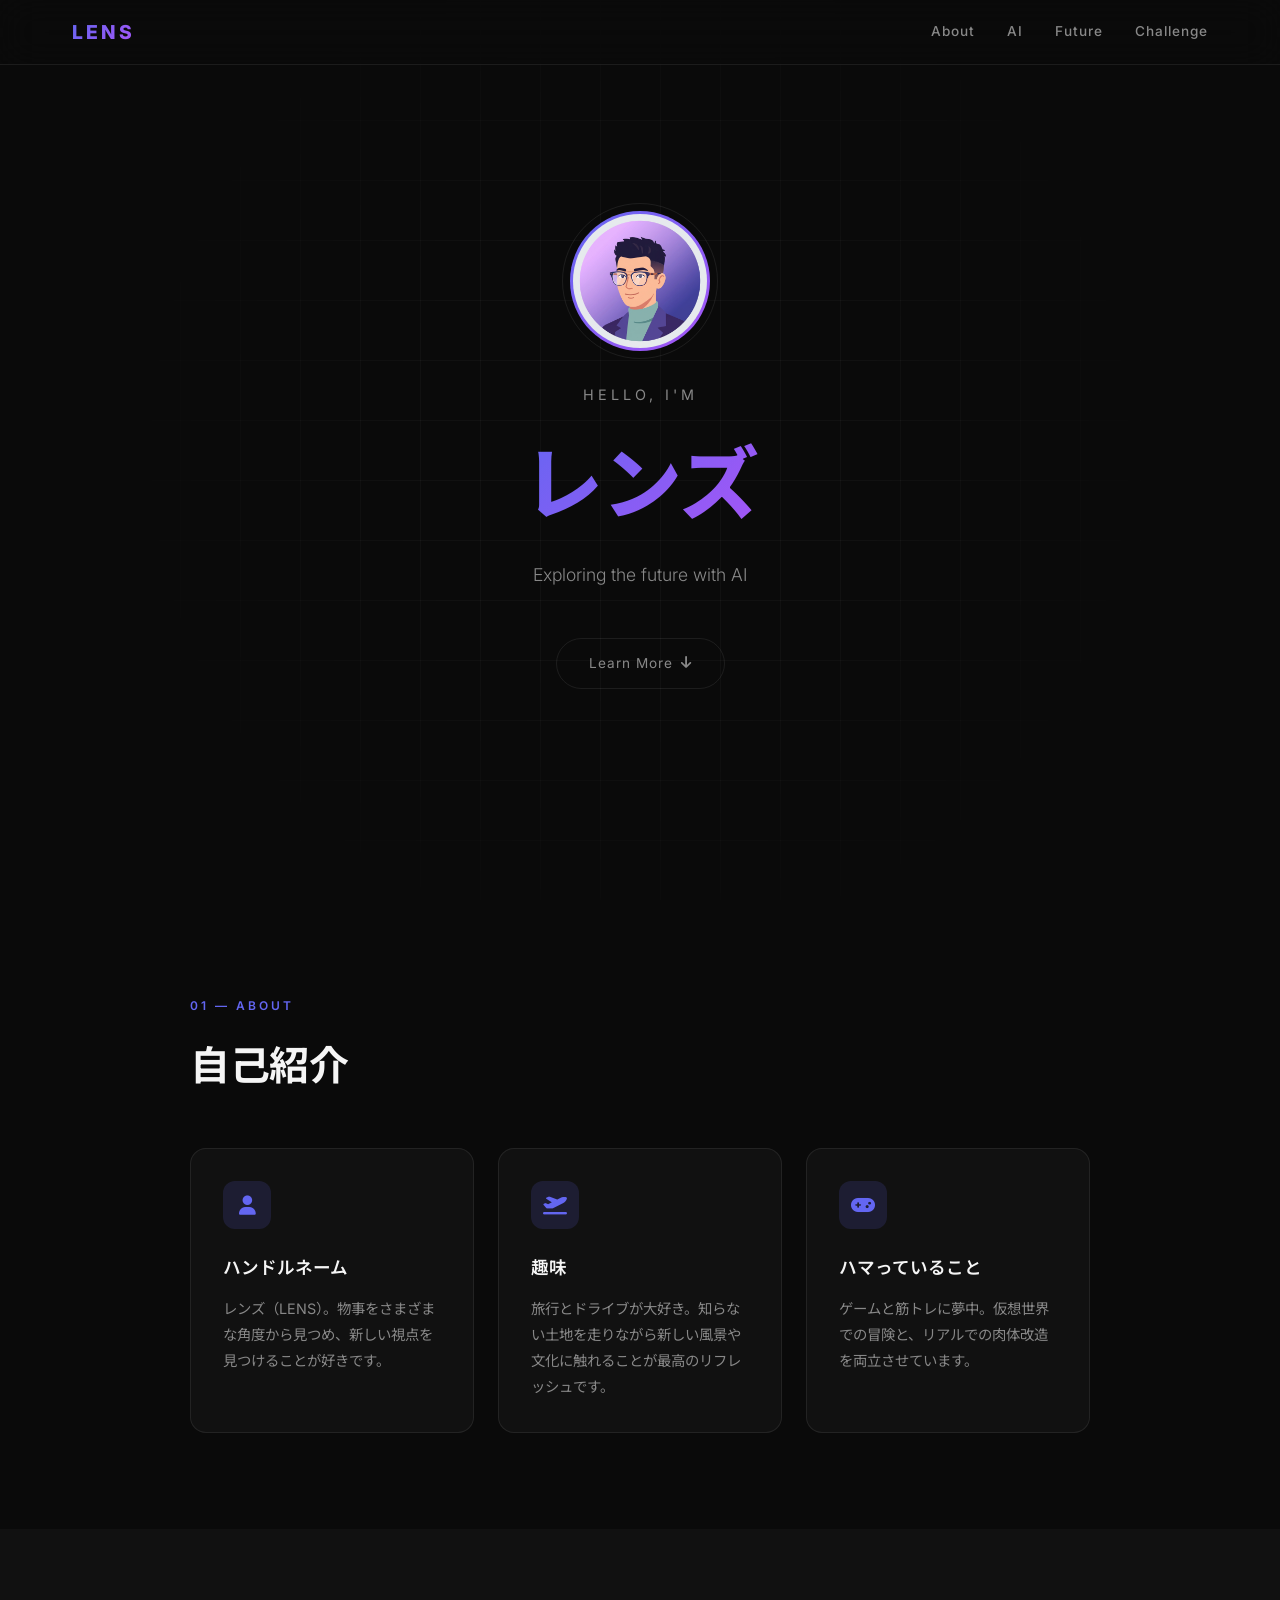
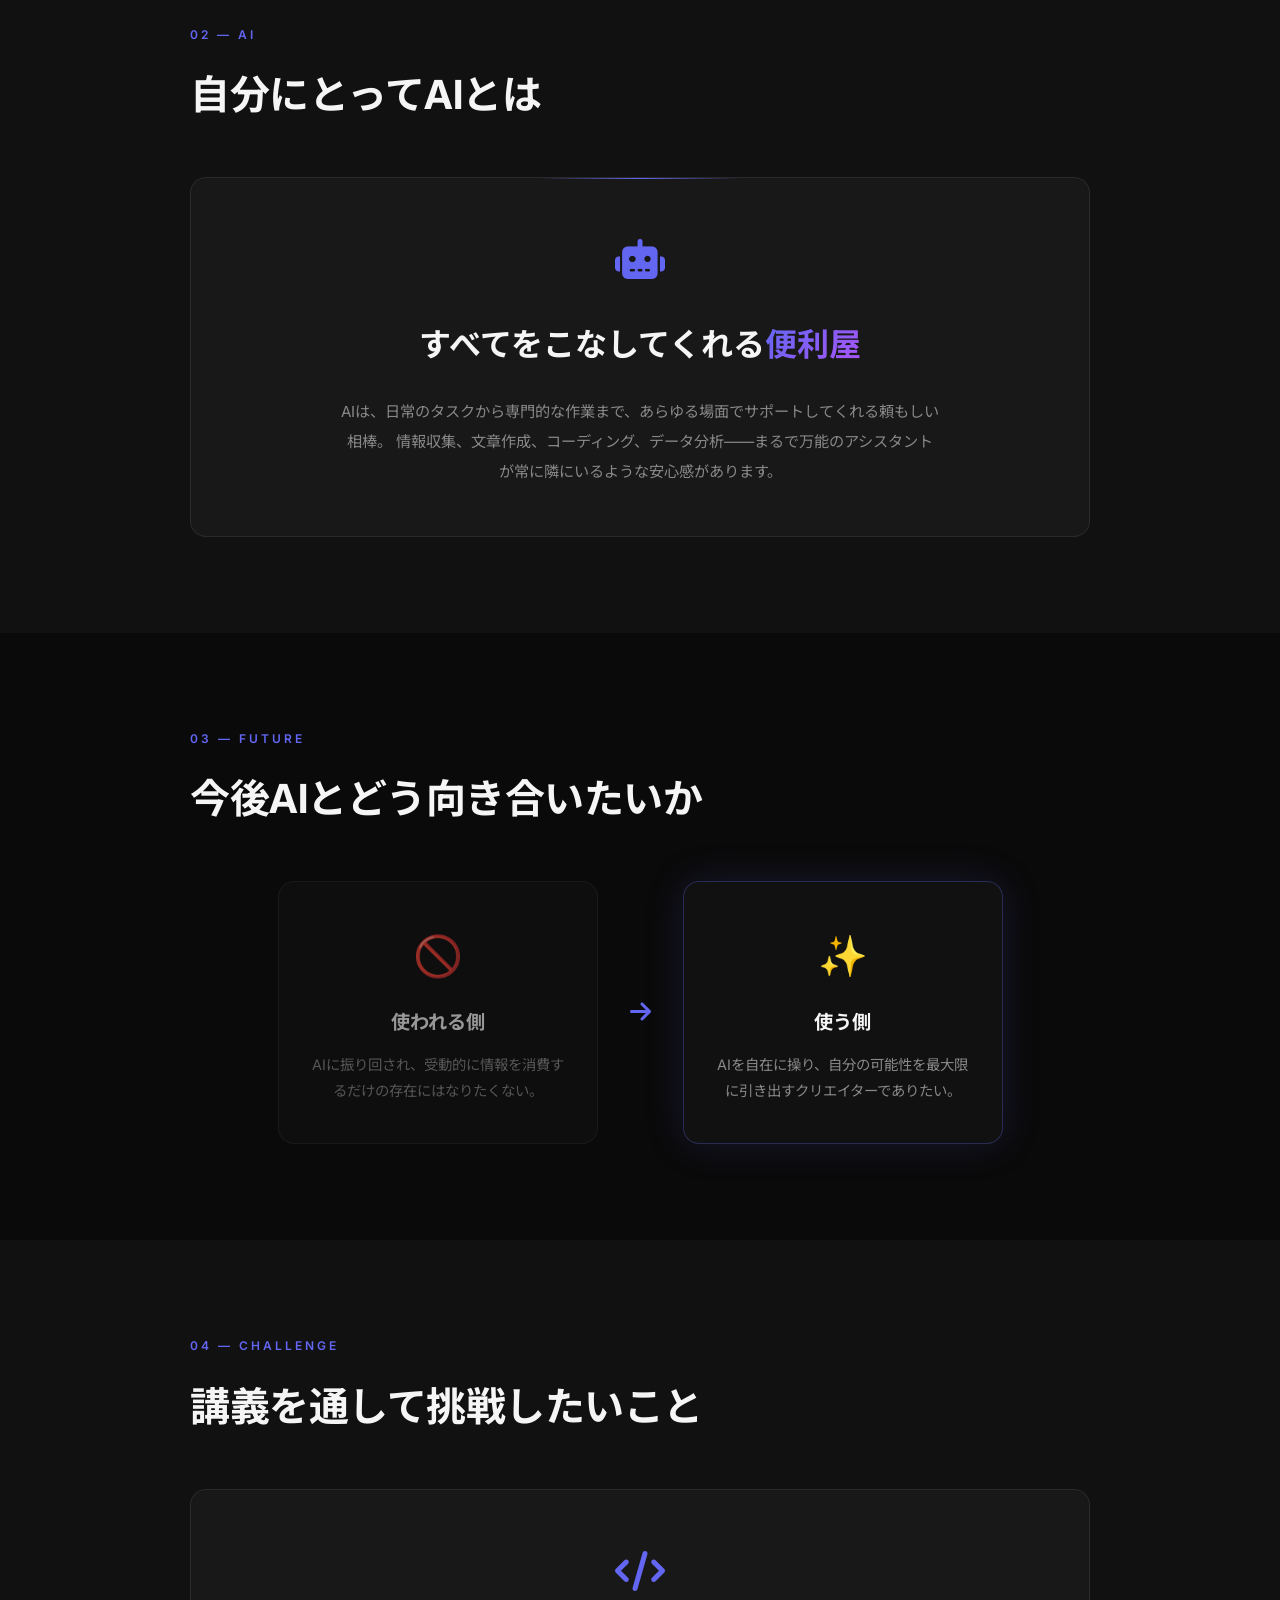
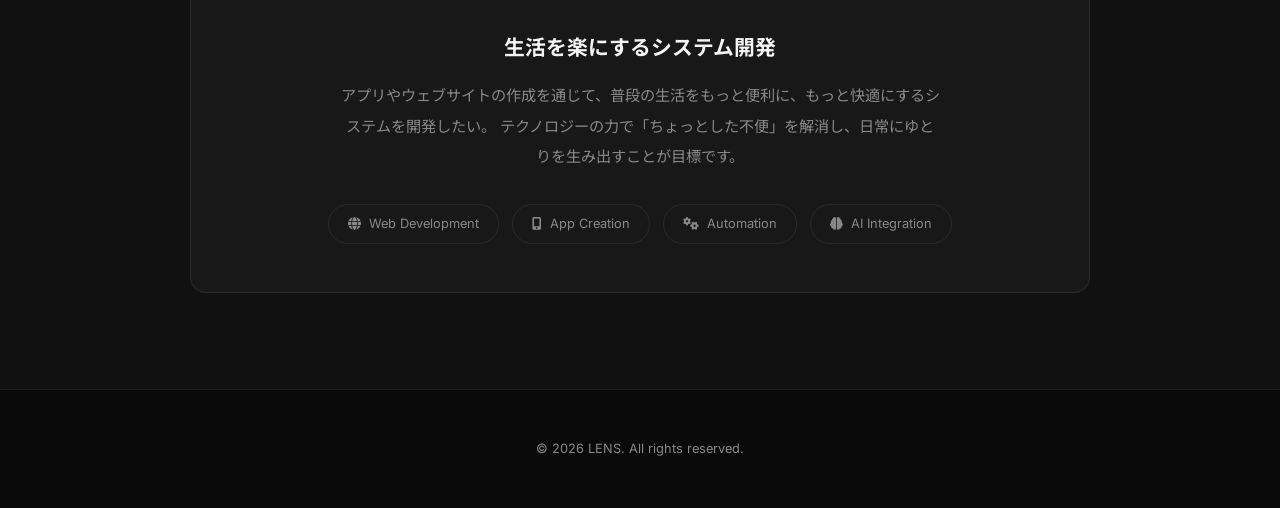
<file: index.html>
<!DOCTYPE html>
<html lang="ja">
<head>
    <meta charset="UTF-8">
    <meta name="viewport" content="width=device-width, initial-scale=1.0">
    <meta name="description" content="レンズの自己紹介ページ - AIと共に歩む未来">
    <title>レンズ | Self Introduction</title>
    <link rel="preconnect" href="https://fonts.googleapis.com">
    <link rel="preconnect" href="https://fonts.gstatic.com" crossorigin>
    <link href="https://fonts.googleapis.com/css2?family=Inter:wght@300;400;500;600;700;800&family=Noto+Sans+JP:wght@300;400;500;600;700&display=swap" rel="stylesheet">
    <link rel="stylesheet" href="https://cdnjs.cloudflare.com/ajax/libs/font-awesome/6.5.1/css/all.min.css">
    <link rel="stylesheet" href="style.css">
</head>
<body>
    <!-- ナビゲーション -->
    <nav class="nav">
        <div class="nav-container">
            <a href="#" class="nav-logo">LENS</a>
            <div class="nav-links">
                <a href="#about">About</a>
                <a href="#ai">AI</a>
                <a href="#future">Future</a>
                <a href="#challenge">Challenge</a>
            </div>
        </div>
    </nav>

    <!-- ヒーローセクション -->
    <section class="hero" id="hero">
        <div class="hero-bg-grid"></div>
        <div class="hero-content fade-in">
            <div class="hero-avatar">
                <img src="avatar.png" alt="レンズのアバター" class="avatar-img">
            </div>
            <p class="hero-greeting">Hello, I'm</p>
            <h1 class="hero-name">レンズ</h1>
            <p class="hero-tagline">Exploring the future with AI</p>
            <a href="#about" class="hero-cta">
                <span>Learn More</span>
                <i class="fas fa-arrow-down"></i>
            </a>
        </div>
    </section>

    <!-- 自己紹介セクション -->
    <section class="section" id="about">
        <div class="container fade-in">
            <div class="section-label">01 — ABOUT</div>
            <h2 class="section-title">自己紹介</h2>
            <div class="card-grid">
                <div class="card">
                    <div class="card-icon"><i class="fas fa-user"></i></div>
                    <h3>ハンドルネーム</h3>
                    <p>レンズ（LENS）。物事をさまざまな角度から見つめ、新しい視点を見つけることが好きです。</p>
                </div>
                <div class="card">
                    <div class="card-icon"><i class="fas fa-plane-departure"></i></div>
                    <h3>趣味</h3>
                    <p>旅行とドライブが大好き。知らない土地を走りながら新しい風景や文化に触れることが最高のリフレッシュです。</p>
                </div>
                <div class="card">
                    <div class="card-icon"><i class="fas fa-gamepad"></i></div>
                    <h3>ハマっていること</h3>
                    <p>ゲームと筋トレに夢中。仮想世界での冒険と、リアルでの肉体改造を両立させています。</p>
                </div>
            </div>
        </div>
    </section>

    <!-- AIセクション -->
    <section class="section section-dark" id="ai">
        <div class="container fade-in">
            <div class="section-label">02 — AI</div>
            <h2 class="section-title">自分にとってAIとは</h2>
            <div class="highlight-box">
                <div class="highlight-icon"><i class="fas fa-robot"></i></div>
                <blockquote class="highlight-text">
                    すべてをこなしてくれる<span class="text-gradient">便利屋</span>
                </blockquote>
                <p class="highlight-description">
                    AIは、日常のタスクから専門的な作業まで、あらゆる場面でサポートしてくれる頼もしい相棒。
                    情報収集、文章作成、コーディング、データ分析——まるで万能のアシスタントが常に隣にいるような安心感があります。
                </p>
            </div>
        </div>
    </section>

    <!-- 未来セクション -->
    <section class="section" id="future">
        <div class="container fade-in">
            <div class="section-label">03 — FUTURE</div>
            <h2 class="section-title">今後AIとどう向き合いたいか</h2>
            <div class="vision-container">
                <div class="vision-card vision-before">
                    <div class="vision-emoji">🚫</div>
                    <h3>使われる側</h3>
                    <p>AIに振り回され、受動的に情報を消費するだけの存在にはなりたくない。</p>
                </div>
                <div class="vision-arrow">
                    <i class="fas fa-arrow-right"></i>
                </div>
                <div class="vision-card vision-after">
                    <div class="vision-emoji">✨</div>
                    <h3>使う側</h3>
                    <p>AIを自在に操り、自分の可能性を最大限に引き出すクリエイターでありたい。</p>
                </div>
            </div>
        </div>
    </section>

    <!-- チャレンジセクション -->
    <section class="section section-dark" id="challenge">
        <div class="container fade-in">
            <div class="section-label">04 — CHALLENGE</div>
            <h2 class="section-title">講義を通して挑戦したいこと</h2>
            <div class="challenge-box">
                <div class="challenge-icon"><i class="fas fa-code"></i></div>
                <h3>生活を楽にするシステム開発</h3>
                <p>
                    アプリやウェブサイトの作成を通じて、普段の生活をもっと便利に、もっと快適にするシステムを開発したい。
                    テクノロジーの力で「ちょっとした不便」を解消し、日常にゆとりを生み出すことが目標です。
                </p>
                <div class="challenge-tags">
                    <span class="tag"><i class="fas fa-globe"></i> Web Development</span>
                    <span class="tag"><i class="fas fa-mobile-alt"></i> App Creation</span>
                    <span class="tag"><i class="fas fa-cogs"></i> Automation</span>
                    <span class="tag"><i class="fas fa-brain"></i> AI Integration</span>
                </div>
            </div>
        </div>
    </section>

    <!-- フッター -->
    <footer class="footer">
        <p>&copy; 2026 LENS. All rights reserved.</p>
    </footer>

    <script src="script.js"></script>
</body>
</html>
</file>
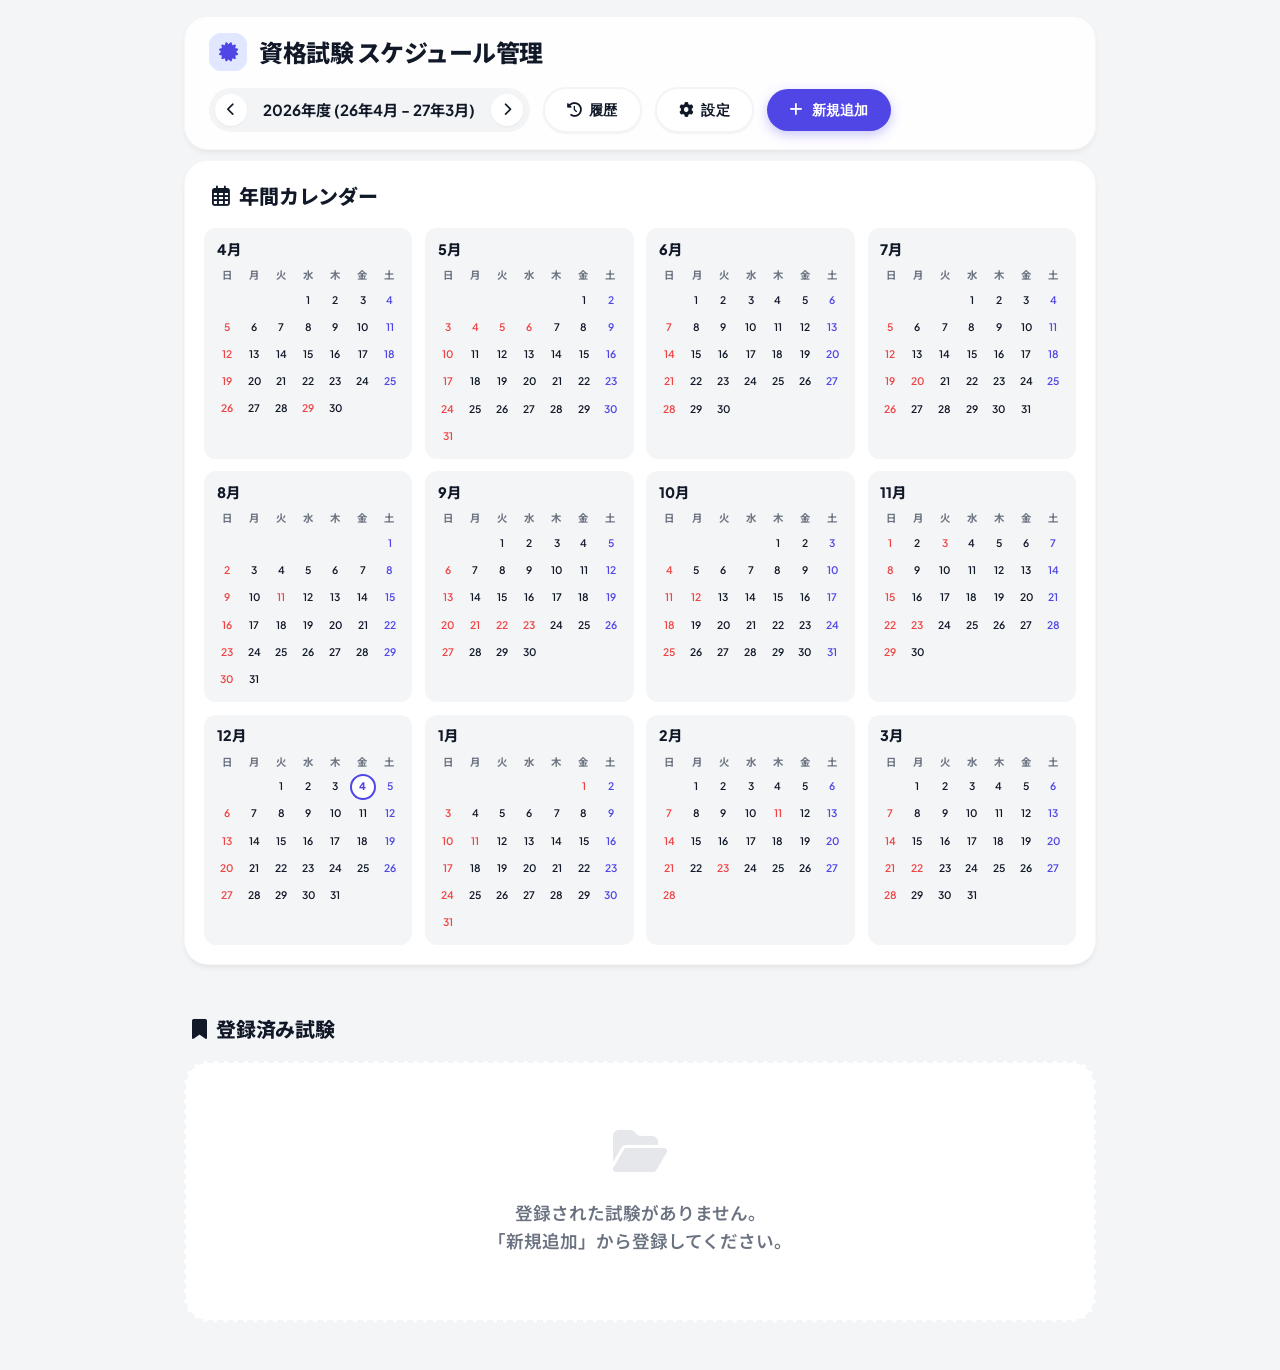
<file: exam-scheduler_phase1_backup/index.html>
<!DOCTYPE html>
<html lang="ja">
<head>
    <meta charset="UTF-8">
    <meta name="viewport" content="width=device-width, initial-scale=1.0">
    <meta name="description" content="資格試験スケジュール管理アプリ - 年間カレンダーで一元管理">
    <title>資格試験 スケジュール管理</title>
    <link rel="preconnect" href="https://fonts.googleapis.com">
    <link rel="preconnect" href="https://fonts.gstatic.com" crossorigin>
    <link href="https://fonts.googleapis.com/css2?family=Inter:wght@300;400;500;600;700;800&family=Noto+Sans+JP:wght@300;400;500;600;700&display=swap" rel="stylesheet">
    <link rel="stylesheet" href="https://cdnjs.cloudflare.com/ajax/libs/font-awesome/6.5.1/css/all.min.css">
    <link rel="stylesheet" href="style.css">
</head>
<body>
    <div class="app-container">
        <!-- ヘッダー -->
        <header class="header">
            <h1><i class="fas fa-certificate"></i> 資格試験 スケジュール管理</h1>
            <div class="header-actions">
                <!-- 年度切り替えUI -->
                <div class="fiscal-year-nav">
                    <button id="prev-year" aria-label="前の年度"><i class="fas fa-chevron-left"></i></button>
                    <span id="current-fiscal-year">2026年度 (26年4月 - 27年3月)</span>
                    <button id="next-year" aria-label="次の年度"><i class="fas fa-chevron-right"></i></button>
                </div>
                <button class="btn btn-secondary" id="btn-archive" title="過去の履歴">
                    <i class="fas fa-history"></i> <span class="action-text">履歴</span>
                    <div class="btn-tooltip">ステータスが「受験完了」の試験を<br>一覧で確認できます。</div>
                </button>
                <button class="btn btn-secondary" id="btn-settings" title="データ管理"><i class="fas fa-cog"></i> <span class="action-text">設定</span></button>
                <button class="btn btn-primary" id="btn-add-exam"><i class="fas fa-plus"></i> <span class="action-text">新規追加</span></button>
            </div>
        </header>

        <!-- ミニカレンダー -->
        <section class="mini-calendar-section">
            <h2 class="section-heading"><i class="far fa-calendar-alt"></i> 年間カレンダー</h2>
            <div id="mini-calendar" class="mini-calendar-grid"></div>
        </section>



        <!-- 登録済み試験リスト -->
        <section>
            <h2 class="section-heading"><i class="fas fa-bookmark"></i> 登録済み試験</h2>
            <div id="exam-list" class="exam-list"></div>
        </section>
    </div>

    <!-- 試験登録・編集モーダル -->
    <div id="exam-modal" class="modal hidden">
        <div class="modal-content">
            <div class="modal-header">
                <h2 id="modal-title">資格試験を追加</h2>
                <button class="btn-close" id="btn-close-modal">&times;</button>
            </div>
            <div class="modal-body">
                <form id="exam-form">
                    <input type="hidden" id="exam-id">
                    
                    <div class="form-group">
                        <label for="exam-name">資格試験名 <span class="required">*</span></label>
                        <input type="text" id="exam-name" required placeholder="例: TOEIC L&R, ITパスポート">
                    </div>

                    <div id="exam-dates-container" class="exam-dates-container">
                        <!-- 日程行が動的に追加される -->
                    </div>
                    <button type="button" id="btn-add-date-row" class="btn btn-secondary" style="width: 100%; margin-bottom: 1rem;">
                        <i class="fas fa-plus"></i> 別の日程を追加
                    </button>

                    <div class="form-group">
                        <label for="exam-link">公式サイトURL</label>
                        <input type="url" id="exam-link" placeholder="https://...">
                    </div>

                    <div class="form-group">
                        <label for="exam-status">ステータス</label>
                        <select id="exam-status">
                            <option value="planning">検討中</option>
                            <option value="applying">申込期間中</option>
                            <option value="applied">申込完了</option>
                            <option value="studying">勉強中</option>
                            <option value="finished">受験完了</option>
                        </select>
                    </div>

                    <div class="form-actions">
                        <button type="button" id="btn-cancel" class="btn btn-secondary">キャンセル</button>
                        <button type="submit" class="btn btn-primary">保存する</button>
                    </div>
                </form>
            </div>
        </div>
    </div>

    <!-- 設定モーダル -->
    <div id="settings-modal" class="modal hidden">
        <div class="modal-content" style="max-width: 420px;">
            <div class="modal-header">
                <h2><i class="fas fa-cog"></i> データ管理・設定</h2>
                <button class="btn-close btn-close-large" id="btn-close-settings">&times;</button>
            </div>
            <div class="modal-body">
                <div class="setting-group">
                    <h3 class="setting-title"><i class="fas fa-download"></i> データのバックアップ</h3>
                    <p class="setting-desc">現在のすべてのデータをファイルとして書き出します。</p>
                    <button type="button" id="btn-export-data" class="btn btn-primary" style="width: 100%;"><i class="fas fa-download"></i> バックアップを保存</button>
                </div>
                <div class="setting-group">
                    <h3 class="setting-title"><i class="fas fa-upload"></i> データの復元</h3>
                    <p class="setting-desc">保存したファイルからデータを読み込みます。</p>
                    <label class="btn btn-secondary btn-file-upload">
                        <i class="fas fa-upload"></i> ファイルを選択して復元
                        <input type="file" id="file-import-data" accept=".json" style="display: none;">
                    </label>
                </div>
            </div>
        </div>
    </div>

    <script src="app.js"></script>
    <script src="script.js"></script>
</body>
</html>
</file>
<file: style.css>
/* ===========================
   CSS Variables & Reset
   =========================== */
:root {
    --bg-primary: #0a0a0a;
    --bg-secondary: #111111;
    --bg-card: rgba(255, 255, 255, 0.03);
    --bg-card-hover: rgba(255, 255, 255, 0.06);
    --text-primary: #f5f5f5;
    --text-secondary: #888888;
    --accent: #6366f1;
    --accent-glow: rgba(99, 102, 241, 0.15);
    --gradient-start: #6366f1;
    --gradient-end: #a855f7;
    --border-color: rgba(255, 255, 255, 0.08);
    --radius: 16px;
    --radius-sm: 8px;
}

*, *::before, *::after {
    margin: 0;
    padding: 0;
    box-sizing: border-box;
}

html {
    scroll-behavior: smooth;
}

body {
    font-family: 'Inter', 'Noto Sans JP', sans-serif;
    background-color: var(--bg-primary);
    color: var(--text-primary);
    line-height: 1.7;
    overflow-x: hidden;
}

/* ===========================
   Navigation
   =========================== */
.nav {
    position: fixed;
    top: 0;
    left: 0;
    right: 0;
    z-index: 1000;
    background: rgba(10, 10, 10, 0.8);
    backdrop-filter: blur(20px);
    border-bottom: 1px solid var(--border-color);
}

.nav-container {
    max-width: 1200px;
    margin: 0 auto;
    padding: 0 2rem;
    height: 64px;
    display: flex;
    align-items: center;
    justify-content: space-between;
}

.nav-logo {
    font-size: 1.2rem;
    font-weight: 800;
    letter-spacing: 3px;
    text-decoration: none;
    color: var(--text-primary);
    background: linear-gradient(135deg, var(--gradient-start), var(--gradient-end));
    -webkit-background-clip: text;
    -webkit-text-fill-color: transparent;
}

.nav-links {
    display: flex;
    gap: 2rem;
}

.nav-links a {
    text-decoration: none;
    color: var(--text-secondary);
    font-size: 0.85rem;
    font-weight: 500;
    letter-spacing: 1px;
    transition: color 0.3s;
}

.nav-links a:hover {
    color: var(--text-primary);
}

/* ===========================
   Hero Section
   =========================== */
.hero {
    min-height: 100vh;
    display: flex;
    align-items: center;
    justify-content: center;
    position: relative;
    overflow: hidden;
}

.hero-bg-grid {
    position: absolute;
    inset: 0;
    background-image:
        linear-gradient(rgba(255,255,255,0.03) 1px, transparent 1px),
        linear-gradient(90deg, rgba(255,255,255,0.03) 1px, transparent 1px);
    background-size: 60px 60px;
    mask-image: radial-gradient(circle at center, black 30%, transparent 70%);
}

.hero-content {
    text-align: center;
    z-index: 1;
    padding: 2rem;
}

.hero-avatar {
    width: 140px;
    height: 140px;
    margin: 0 auto 2rem;
    border-radius: 50%;
    background: linear-gradient(135deg, var(--gradient-start), var(--gradient-end));
    padding: 3px;
    position: relative;
}

.hero-avatar::after {
    content: '';
    position: absolute;
    inset: -8px;
    border-radius: 50%;
    border: 1px solid var(--border-color);
    animation: spin 20s linear infinite;
}

@keyframes spin {
    to { transform: rotate(360deg); }
}

.avatar-img {
    width: 100%;
    height: 100%;
    border-radius: 50%;
    object-fit: cover;
    background: var(--bg-primary);
}

.hero-greeting {
    font-size: 0.9rem;
    letter-spacing: 4px;
    text-transform: uppercase;
    color: var(--text-secondary);
    margin-bottom: 0.5rem;
}

.hero-name {
    font-size: clamp(3rem, 8vw, 5rem);
    font-weight: 800;
    letter-spacing: -1px;
    margin-bottom: 0.5rem;
    background: linear-gradient(135deg, var(--gradient-start), var(--gradient-end));
    -webkit-background-clip: text;
    -webkit-text-fill-color: transparent;
}

.hero-tagline {
    font-size: 1.1rem;
    color: var(--text-secondary);
    margin-bottom: 3rem;
    font-weight: 300;
}

.hero-cta {
    display: inline-flex;
    align-items: center;
    gap: 0.5rem;
    padding: 0.8rem 2rem;
    border: 1px solid var(--border-color);
    border-radius: 50px;
    text-decoration: none;
    color: var(--text-secondary);
    font-size: 0.85rem;
    letter-spacing: 1px;
    transition: all 0.3s;
}

.hero-cta:hover {
    border-color: var(--accent);
    color: var(--text-primary);
    box-shadow: 0 0 30px var(--accent-glow);
}

.hero-cta i {
    animation: bounce 2s infinite;
}

@keyframes bounce {
    0%, 20%, 50%, 80%, 100% { transform: translateY(0); }
    40% { transform: translateY(5px); }
    60% { transform: translateY(3px); }
}

/* ===========================
   Sections
   =========================== */
.section {
    padding: 6rem 2rem;
}

.section-dark {
    background: var(--bg-secondary);
}

.container {
    max-width: 900px;
    margin: 0 auto;
}

.section-label {
    font-size: 0.75rem;
    letter-spacing: 3px;
    color: var(--accent);
    text-transform: uppercase;
    margin-bottom: 1rem;
    font-weight: 600;
}

.section-title {
    font-size: clamp(1.8rem, 4vw, 2.5rem);
    font-weight: 700;
    margin-bottom: 3rem;
    letter-spacing: -0.5px;
}

/* ===========================
   Cards
   =========================== */
.card-grid {
    display: grid;
    grid-template-columns: repeat(auto-fit, minmax(250px, 1fr));
    gap: 1.5rem;
}

.card {
    background: var(--bg-card);
    border: 1px solid var(--border-color);
    border-radius: var(--radius);
    padding: 2rem;
    transition: all 0.4s ease;
}

.card:hover {
    background: var(--bg-card-hover);
    border-color: rgba(99, 102, 241, 0.2);
    transform: translateY(-4px);
}

.card-icon {
    width: 48px;
    height: 48px;
    display: flex;
    align-items: center;
    justify-content: center;
    border-radius: 12px;
    background: var(--accent-glow);
    color: var(--accent);
    font-size: 1.2rem;
    margin-bottom: 1.5rem;
}

.card h3 {
    font-size: 1.1rem;
    font-weight: 600;
    margin-bottom: 0.8rem;
}

.card p {
    font-size: 0.9rem;
    color: var(--text-secondary);
    line-height: 1.8;
}

/* ===========================
   Highlight Box (AI Section)
   =========================== */
.highlight-box {
    background: var(--bg-card);
    border: 1px solid var(--border-color);
    border-radius: var(--radius);
    padding: 3rem;
    text-align: center;
    position: relative;
    overflow: hidden;
}

.highlight-box::before {
    content: '';
    position: absolute;
    top: 0;
    left: 50%;
    transform: translateX(-50%);
    width: 200px;
    height: 1px;
    background: linear-gradient(90deg, transparent, var(--accent), transparent);
}

.highlight-icon {
    font-size: 2.5rem;
    margin-bottom: 1.5rem;
    color: var(--accent);
}

.highlight-text {
    font-size: clamp(1.5rem, 3vw, 2rem);
    font-weight: 700;
    border: none;
    margin-bottom: 1.5rem;
}

.text-gradient {
    background: linear-gradient(135deg, var(--gradient-start), var(--gradient-end));
    -webkit-background-clip: text;
    -webkit-text-fill-color: transparent;
}

.highlight-description {
    color: var(--text-secondary);
    font-size: 0.95rem;
    max-width: 600px;
    margin: 0 auto;
    line-height: 2;
}

/* ===========================
   Vision (Future Section)
   =========================== */
.vision-container {
    display: flex;
    align-items: center;
    gap: 2rem;
    justify-content: center;
    flex-wrap: wrap;
}

.vision-card {
    background: var(--bg-card);
    border: 1px solid var(--border-color);
    border-radius: var(--radius);
    padding: 2.5rem 2rem;
    text-align: center;
    flex: 1;
    min-width: 220px;
    max-width: 320px;
    transition: all 0.4s;
}

.vision-card:hover {
    transform: translateY(-4px);
}

.vision-before {
    opacity: 0.6;
}

.vision-after {
    border-color: rgba(99, 102, 241, 0.3);
    box-shadow: 0 0 40px var(--accent-glow);
}

.vision-emoji {
    font-size: 2.5rem;
    margin-bottom: 1rem;
}

.vision-card h3 {
    font-size: 1.2rem;
    font-weight: 700;
    margin-bottom: 0.8rem;
}

.vision-card p {
    font-size: 0.9rem;
    color: var(--text-secondary);
    line-height: 1.8;
}

.vision-arrow {
    font-size: 1.5rem;
    color: var(--accent);
    animation: pulse 2s infinite;
}

@keyframes pulse {
    0%, 100% { opacity: 0.5; transform: scale(1); }
    50% { opacity: 1; transform: scale(1.2); }
}

/* ===========================
   Challenge Section
   =========================== */
.challenge-box {
    background: var(--bg-card);
    border: 1px solid var(--border-color);
    border-radius: var(--radius);
    padding: 3rem;
    text-align: center;
}

.challenge-icon {
    font-size: 2.5rem;
    color: var(--accent);
    margin-bottom: 1.5rem;
}

.challenge-box h3 {
    font-size: 1.3rem;
    font-weight: 700;
    margin-bottom: 1rem;
}

.challenge-box p {
    color: var(--text-secondary);
    font-size: 0.95rem;
    max-width: 600px;
    margin: 0 auto 2rem;
    line-height: 2;
}

.challenge-tags {
    display: flex;
    flex-wrap: wrap;
    gap: 0.8rem;
    justify-content: center;
}

.tag {
    padding: 0.5rem 1.2rem;
    border: 1px solid var(--border-color);
    border-radius: 50px;
    font-size: 0.8rem;
    color: var(--text-secondary);
    display: flex;
    align-items: center;
    gap: 0.5rem;
    transition: all 0.3s;
}

.tag:hover {
    border-color: var(--accent);
    color: var(--text-primary);
    background: var(--accent-glow);
}

/* ===========================
   Footer
   =========================== */
.footer {
    padding: 3rem 2rem;
    text-align: center;
    border-top: 1px solid var(--border-color);
    color: var(--text-secondary);
    font-size: 0.8rem;
}

/* ===========================
   Animations
   =========================== */
.fade-in {
    opacity: 0;
    transform: translateY(30px);
    transition: opacity 0.8s ease, transform 0.8s ease;
}

.fade-in.visible {
    opacity: 1;
    transform: translateY(0);
}

/* ===========================
   Responsive
   =========================== */
@media (max-width: 768px) {
    .nav-links {
        gap: 1rem;
    }
    .nav-links a {
        font-size: 0.75rem;
    }
    .section {
        padding: 4rem 1.5rem;
    }
    .highlight-box, .challenge-box {
        padding: 2rem 1.5rem;
    }
    .vision-arrow {
        transform: rotate(90deg);
    }
}
</file>
<file: exam-scheduler_phase1_backup/style.css>
/* ===========================
   CSS Variables & Base (Vibrant SaaS / Bento UI)
   =========================== */
@import url('https://fonts.googleapis.com/css2?family=Plus+Jakarta+Sans:wght@400;500;600;700;800&family=Noto+Sans+JP:wght@400;500;700;900&display=swap');

:root {
    --primary-color: #4f46e5; /* Deep Indigo */
    --primary-hover: #4338ca;
    --primary-light: #e0e7ff;
    --secondary-color: #f97316; /* Vibrant Orange */
    --secondary-light: #ffedd5;
    
    --success-color: #10b981;
    --warning-color: #f59e0b;
    --danger-color: #ef4444;
    
    --bg-body: #f4f5f7; /* Very light gray for bento background */
    --bg-card: #ffffff;
    
    --text-primary: #111827; /* Near black */
    --text-secondary: #6b7280;
    
    --border-color: #e5e7eb;
    --border-light: #f3f4f6;
    
    --radius: 24px; /* Bento box heavy rounding */
    --radius-sm: 12px;
    --radius-pill: 9999px;
    
    --shadow-sm: 0 1px 2px 0 rgba(0, 0, 0, 0.05);
    --shadow: 0 4px 6px -1px rgba(0, 0, 0, 0.05), 0 2px 4px -1px rgba(0, 0, 0, 0.03);
    --shadow-lg: 0 10px 15px -3px rgba(0, 0, 0, 0.05), 0 4px 6px -2px rgba(0, 0, 0, 0.025);
    --shadow-hover: 0 20px 25px -5px rgba(0, 0, 0, 0.05), 0 10px 10px -5px rgba(0, 0, 0, 0.02);
}

*, *::before, *::after { margin: 0; padding: 0; box-sizing: border-box; }
html { scroll-behavior: smooth; }

body {
    font-family: 'Plus Jakarta Sans', 'Noto Sans JP', sans-serif;
    background: var(--bg-body);
    color: var(--text-primary);
    line-height: 1.6;
    padding-top: 10rem; /* Fixedヘッダーのための確実な余白 */
    padding-bottom: 3rem;
}

/* ===========================
   Layout & Cards (Bento Style)
   =========================== */
.app-container { max-width: 960px; margin: 0 auto; padding: 0 1.5rem; display: flex; flex-direction: column; gap: 1.5rem; }

/* Base Card Style */
.bento-card {
    background: var(--bg-card);
    border-radius: var(--radius);
    box-shadow: var(--shadow);
    border: 1px solid rgba(0,0,0,0.03);
    transition: transform 0.3s cubic-bezier(0.4, 0, 0.2, 1), box-shadow 0.3s cubic-bezier(0.4, 0, 0.2, 1);
}

.header {
    position: fixed;
    top: 1rem;
    left: 1.5rem;
    right: 1.5rem;
    z-index: 100;
    max-width: calc(960px - 3rem);
    margin: 0 auto;
    display: flex; align-items: center; justify-content: space-between;
    flex-wrap: wrap; gap: 1rem; 
    padding: 1rem 1.5rem; 
    background: rgba(255, 255, 255, 0.9);
    backdrop-filter: blur(10px); -webkit-backdrop-filter: blur(10px);
    border-radius: var(--radius); 
    box-shadow: var(--shadow);
    border: 1px solid rgba(0,0,0,0.03);
    transition: transform 0.4s cubic-bezier(0.4, 0, 0.2, 1), box-shadow 0.3s;
}

.header.header-hidden {
    transform: translateY(-150%);
    box-shadow: none;
}

.header h1 {
    font-size: 1.5rem; font-weight: 800; color: var(--text-primary);
    display: flex; align-items: center; gap: 0.8rem;
    letter-spacing: -0.5px;
}
.header h1 i { color: var(--primary-color); background: var(--primary-light); padding: 0.6rem; border-radius: var(--radius-sm); font-size: 1.2rem; }

.header-actions { display: flex; align-items: center; gap: 0.8rem; flex-wrap: wrap; }
@media (max-width: 768px) { .header-actions .action-text { display: none; } .header { padding: 1.5rem; } }

.fiscal-year-nav {
    display: flex; align-items: center; gap: 0.5rem;
    font-weight: 700; font-size: 0.95rem; color: var(--text-primary);
    background: var(--border-light); padding: 0.4rem; border-radius: var(--radius-pill);
}
.fiscal-year-nav button {
    background: var(--bg-card); border: none; box-shadow: var(--shadow-sm);
    border-radius: 50%; width: 32px; height: 32px; display: flex; align-items: center; justify-content: center;
    cursor: pointer; color: var(--text-primary); transition: all 0.2s;
}
.fiscal-year-nav button:hover { background: var(--primary-color); color: white; transform: scale(1.05); }
.fiscal-year-nav span { padding: 0 0.5rem; }

.section-heading {
    font-size: 1.25rem; font-weight: 800; margin: 0 0 1rem 0.5rem;
    display: flex; align-items: center; gap: 0.6rem;
    color: var(--text-primary); letter-spacing: -0.3px;
}

/* ===========================
   Buttons (Vibrant & Tactile)
   =========================== */
.btn {
    display: inline-flex; align-items: center; justify-content: center; gap: 0.5rem;
    padding: 0.7rem 1.4rem; border: none; border-radius: var(--radius-pill);
    font-weight: 700; font-size: 0.9rem; cursor: pointer; transition: all 0.2s cubic-bezier(0.4, 0, 0.2, 1);
    text-decoration: none; position: relative; letter-spacing: 0.2px;
}
.btn:active { transform: scale(0.96); }

.btn-primary { 
    background: var(--primary-color); color: white; 
    box-shadow: 0 4px 12px rgba(79, 70, 229, 0.3);
}
.btn-primary:hover { 
    background: var(--primary-hover); 
    transform: translateY(-2px); 
    box-shadow: 0 6px 16px rgba(79, 70, 229, 0.4); 
}

.btn-secondary { 
    background: var(--bg-card); color: var(--text-primary); 
    border: 2px solid var(--border-light); box-shadow: var(--shadow-sm);
}
.btn-secondary:hover { 
    border-color: var(--border-color); background: var(--border-light); 
    transform: translateY(-2px);
}

/* Archive button tooltip */
.btn-tooltip {
    display: none; position: absolute; bottom: calc(100% + 12px); left: 50%;
    transform: translateX(-50%); background: var(--text-primary); color: white;
    padding: 0.8rem 1.2rem; border-radius: var(--radius-sm); font-size: 0.8rem;
    font-weight: 500; white-space: nowrap; z-index: 100; box-shadow: var(--shadow-lg);
    line-height: 1.6; pointer-events: none;
}
.btn-tooltip::after {
    content: ''; position: absolute; top: 100%; left: 50%;
    transform: translateX(-50%); border: 6px solid transparent;
    border-top-color: var(--text-primary);
}
#btn-archive:hover .btn-tooltip { display: block; animation: tooltipFadeIn 0.2s ease forwards; }
@keyframes tooltipFadeIn { from { opacity: 0; transform: translateX(-50%) translateY(8px); } to { opacity: 1; transform: translateX(-50%) translateY(0); } }

/* ===========================
   Mini Calendar (Bento Grid)
   =========================== */
.mini-calendar-section {
    background: var(--bg-card); border-radius: var(--radius);
    padding: 1.2rem; box-shadow: var(--shadow); border: 1px solid rgba(0,0,0,0.03);
    margin-bottom: 1.5rem;
}
.mini-calendar-grid { display: grid; grid-template-columns: repeat(4, 1fr); gap: 0.8rem; }
@media (max-width: 1024px) { .mini-calendar-grid { grid-template-columns: repeat(3, 1fr); } }
@media (max-width: 768px) { .mini-calendar-grid { grid-template-columns: repeat(2, 1fr); gap: 0.5rem; } }

.mini-month {
    background: var(--bg-body); border-radius: var(--radius-sm);
    padding: 0.6rem;
}
.mini-month-name { text-align: left; font-weight: 800; font-size: 0.9rem; color: var(--text-primary); margin-bottom: 0.4rem; padding-left: 0.2rem; }
.mini-days-header { display: grid; grid-template-columns: repeat(7, 1fr); text-align: center; font-weight: 700; color: var(--text-secondary); font-size: 0.65rem; margin-bottom: 0.2rem; }
.mini-days-grid { display: grid; grid-template-columns: repeat(7, 1fr); text-align: center; gap: 1px; }
.mini-day {
    aspect-ratio: 1; display: flex; align-items: center; justify-content: center;
    font-size: 0.65rem; font-weight: 600; border-radius: 50%; position: relative; cursor: default;
    color: var(--text-primary); transition: all 0.2s;
}
.mini-day.empty { visibility: hidden; }

/* Vibrant highlights */
.mini-day.has-exam { background: var(--primary-color); color: white; box-shadow: 0 2px 8px rgba(79, 70, 229, 0.4); }
.mini-day.has-apply { background: var(--secondary-color); color: white; box-shadow: 0 2px 8px rgba(249, 115, 22, 0.4); }
.mini-day.has-both { background: linear-gradient(135deg, var(--primary-color), var(--secondary-color)); color: white; box-shadow: 0 2px 8px rgba(79, 70, 229, 0.3); }

.mini-day.clickable { cursor: pointer; }
.mini-day.clickable:hover { transform: scale(1.2) translateY(-2px); z-index: 5; }

.mini-day:not(.has-exam):not(.has-apply):not(.has-both).day-sunday { color: var(--danger-color); }
.mini-day:not(.has-exam):not(.has-apply):not(.has-both).day-saturday { color: var(--primary-color); }

/* Today indicator */
.mini-day.is-today { 
    border: 2px solid var(--primary-color); font-weight: 900; 
}
.mini-day.is-today:not(.has-exam):not(.has-apply):not(.has-both) {
    color: var(--primary-color);
    background: white;
}

/* Modern Glass Tooltip */
.modern-tooltip {
    display: none; position: absolute; bottom: calc(100% + 12px); left: 50%;
    transform: translateX(-50%); 
    background: rgba(17, 24, 39, 0.85); backdrop-filter: blur(12px); -webkit-backdrop-filter: blur(12px);
    color: white; padding: 0.6rem 1rem;
    border-radius: var(--radius-sm); z-index: 50; min-width: 180px; 
    box-shadow: 0 10px 30px rgba(0,0,0,0.2);
    pointer-events: none; border: 1px solid rgba(255,255,255,0.1);
}
.modern-tooltip::after {
    content: ''; position: absolute; top: 100%; left: 50%;
    transform: translateX(-50%); border: 6px solid transparent;
    border-top-color: rgba(17, 24, 39, 0.85);
}
.mini-day:hover .modern-tooltip { display: block; animation: tooltipFadeIn 0.2s ease forwards; }
.tooltip-event { display: flex; align-items: center; gap: 0.5rem; padding: 0.3rem 0; font-size: 0.75rem; border-bottom: 1px solid rgba(255,255,255,0.1); }
.tooltip-event:last-child { border-bottom: none; }
.tooltip-dot { width: 8px; height: 8px; border-radius: 50%; flex-shrink: 0; }
.tooltip-dot.exam { background: #818cf8; box-shadow: 0 0 8px #818cf8; }
.tooltip-dot.apply { background: #fb923c; box-shadow: 0 0 8px #fb923c; }
.tooltip-name { flex: 1; white-space: nowrap; overflow: hidden; text-overflow: ellipsis; font-weight: 600; }
.tooltip-days { font-weight: 800; color: #a5b4fc; white-space: nowrap; }

/* Holiday Tooltip styling */
.tooltip-holiday {
    font-size: 0.75rem; font-weight: 700; color: #fca5a5; 
    border-bottom: 1px solid rgba(255,255,255,0.1); padding-bottom: 0.3rem; margin-bottom: 0.3rem;
    display: flex; align-items: center; gap: 0.4rem;
}

/* ===========================
   Exam Cards (List View)
   =========================== */
.exam-list { display: grid; gap: 1.5rem; grid-template-columns: repeat(auto-fill, minmax(350px, 1fr)); }
.exam-card {
    background: var(--bg-card); border-radius: var(--radius);
    padding: 1.5rem; box-shadow: var(--shadow); border: 1px solid rgba(0,0,0,0.03);
    transition: all 0.3s cubic-bezier(0.4, 0, 0.2, 1);
    display: flex; flex-direction: column;
}
.exam-card:hover { box-shadow: var(--shadow-hover); transform: translateY(-4px); }

.exam-card-header { display: flex; justify-content: space-between; align-items: flex-start; margin-bottom: 1.2rem; gap: 1rem;}
.exam-card-title { font-size: 1.15rem; font-weight: 800; line-height: 1.3; color: var(--text-primary); }

.exam-status-badge {
    padding: 0.3rem 0.8rem; border-radius: var(--radius-pill); font-size: 0.7rem; font-weight: 800;
    white-space: nowrap; letter-spacing: 0.5px; text-transform: uppercase;
}
.status-planning { background: #f3f4f6; color: #4b5563; }
.status-applying { background: var(--secondary-light); color: #c2410c; }
.status-applied { background: var(--primary-light); color: var(--primary-color); }
.status-studying { background: #d1fae5; color: #047857; }
.status-finished { background: #f3e8ff; color: #6d28d9; }

/* Tabs */
.card-tabs { display: flex; background: var(--bg-body); padding: 0.3rem; border-radius: var(--radius-sm); margin-bottom: 1.2rem; }
.card-tab {
    flex: 1; background: none; border: none; padding: 0.5rem 0; border-radius: 8px;
    font-size: 0.8rem; font-weight: 700; color: var(--text-secondary);
    cursor: pointer; transition: all 0.2s;
}
.card-tab.active { background: var(--bg-card); color: var(--primary-color); box-shadow: var(--shadow-sm); }
.card-tab:hover:not(.active) { color: var(--text-primary); }
.card-tab-content { flex: 1; }
.card-tab-content.hidden { display: none; }

/* Tab Content: Details */
.exam-details { background: var(--bg-body); padding: 1rem; border-radius: var(--radius-sm); }
.detail-row { display: flex; align-items: flex-start; gap: 0.8rem; margin-bottom: 0.8rem; font-size: 0.85rem; color: var(--text-secondary); }
.detail-row:last-child { margin-bottom: 0; }
.detail-row i { width: 16px; color: var(--primary-color); margin-top: 0.2rem; }
.exam-link-btn { color: var(--primary-color); text-decoration: none; font-weight: 700; background: var(--primary-light); padding: 0.2rem 0.6rem; border-radius: var(--radius-sm); transition: all 0.2s; }
.exam-link-btn:hover { background: var(--primary-color); color: white; }

/* Tab Content: TODO */
.todo-list { list-style: none; padding: 0; margin: 0 0 1rem 0; max-height: 180px; overflow-y: auto; padding-right: 0.5rem;}
/* Custom Scrollbar */
.todo-list::-webkit-scrollbar { width: 6px; }
.todo-list::-webkit-scrollbar-track { background: var(--bg-body); border-radius: 10px; }
.todo-list::-webkit-scrollbar-thumb { background: #cbd5e1; border-radius: 10px; }

.todo-item { display: flex; align-items: center; gap: 0.8rem; padding: 0.6rem; background: var(--bg-body); border-radius: var(--radius-sm); margin-bottom: 0.5rem; transition: background 0.2s; }
.todo-item:hover { background: var(--border-light); }
.todo-checkbox { width: 18px; height: 18px; cursor: pointer; accent-color: var(--primary-color); }
.todo-text { flex: 1; font-size: 0.85rem; font-weight: 600; color: var(--text-primary); transition: all 0.2s; }
.todo-text.completed { text-decoration: line-through; color: var(--text-secondary); font-weight: 500; }
.todo-delete { background: white; border: none; border-radius: 50%; width: 24px; height: 24px; display: flex; align-items: center; justify-content: center; color: var(--text-secondary); cursor: pointer; box-shadow: var(--shadow-sm); transition: all 0.2s; }
.todo-delete:hover { color: white; background: var(--danger-color); transform: scale(1.1); }

.todo-input-group { display: flex; gap: 0.5rem; }
.todo-input-group input { flex: 1; padding: 0.6rem 1rem; border: 2px solid var(--border-light); border-radius: var(--radius-pill); font-size: 0.85rem; font-weight: 500; background: var(--bg-body); transition: all 0.2s; }
.todo-input-group input:focus { outline: none; border-color: var(--primary-color); background: white; }
.todo-input-group button { padding: 0.6rem 1.2rem; background: var(--text-primary); color: white; border: none; border-radius: var(--radius-pill); cursor: pointer; font-weight: 700; transition: all 0.2s; }
.todo-input-group button:hover { background: var(--primary-color); transform: translateY(-1px); }

/* Tab Content: Study Tracker */
.study-tracker { display: flex; flex-direction: column; gap: 1rem; }
.study-stats { display: grid; grid-template-columns: 1fr 1fr; gap: 1rem; }
.study-stat-card {
    background: var(--bg-body); border-radius: var(--radius-sm); padding: 1rem; text-align: center;
    border: 1px solid rgba(0,0,0,0.02);
}
.study-stat-value { font-size: 1.6rem; font-weight: 900; color: var(--text-primary); font-family: 'Plus Jakarta Sans', monospace; letter-spacing: -0.5px; }
.study-stat-label { font-size: 0.75rem; color: var(--text-secondary); font-weight: 700; text-transform: uppercase; letter-spacing: 0.5px; margin-top: 0.2rem; }

.btn-timer {
    width: 100%; padding: 0.8rem; border-radius: var(--radius-pill); font-weight: 800; font-size: 0.9rem;
    border: none; cursor: pointer; transition: all 0.2s cubic-bezier(0.4, 0, 0.2, 1);
    background: var(--primary-color); color: white; box-shadow: 0 4px 12px rgba(79, 70, 229, 0.3);
}
.btn-timer:hover { transform: translateY(-2px); box-shadow: 0 6px 16px rgba(79, 70, 229, 0.4); }
.btn-timer.timer-active { background: var(--danger-color); box-shadow: 0 4px 12px rgba(239, 68, 68, 0.3); animation: pulseTimer 2s infinite; }

@keyframes pulseTimer { 
    0% { box-shadow: 0 0 0 0 rgba(239, 68, 68, 0.4); } 
    70% { box-shadow: 0 0 0 10px rgba(239, 68, 68, 0); } 
    100% { box-shadow: 0 0 0 0 rgba(239, 68, 68, 0); } 
}

.progress-inputs { background: var(--bg-body); padding: 1rem; border-radius: var(--radius-sm); display: flex; flex-direction: column; gap: 0.8rem; }
.progress-row { display: flex; gap: 0.8rem; align-items: center; }
.progress-row label { font-size: 0.85rem; font-weight: 700; color: var(--text-primary); width: 60px; }
.progress-row input {
    flex: 1; padding: 0.5rem; border: 2px solid var(--border-light);
    border-radius: var(--radius-sm); font-size: 0.9rem; font-weight: 600; text-align: center;
    transition: all 0.2s;
}
.progress-row input:focus { outline: none; border-color: var(--primary-color); }
.progress-row span.sep { color: var(--text-secondary); font-weight: 800; }
.progress-row span.unit { font-size: 0.8rem; color: var(--text-secondary); font-weight: 600; width: 30px;}

.progress-chart { display: flex; flex-direction: column; gap: 0.8rem; margin-top: 0.5rem; }
.progress-bar-group {}
.progress-bar-label { font-size: 0.75rem; font-weight: 800; color: var(--text-secondary); margin-bottom: 0.4rem; display: flex; justify-content: space-between; align-items: center; }
.progress-bar-label span:last-child { background: var(--bg-body); padding: 0.1rem 0.5rem; border-radius: var(--radius-pill); color: var(--text-primary); }
.progress-bar-track { height: 12px; background: var(--border-light); border-radius: var(--radius-pill); overflow: hidden; box-shadow: inset 0 1px 2px rgba(0,0,0,0.05);}
.progress-bar-fill { height: 100%; border-radius: var(--radius-pill); transition: width 0.8s cubic-bezier(0.4, 0, 0.2, 1); position: relative; overflow: hidden; }
/* Shimmer effect on bars */
.progress-bar-fill::after { content: ''; position: absolute; top: 0; left: 0; right: 0; bottom: 0; background: linear-gradient(90deg, transparent, rgba(255,255,255,0.3), transparent); transform: translateX(-100%); animation: shimmer 2s infinite; }
@keyframes shimmer { 100% { transform: translateX(100%); } }

.progress-bar-fill.bar-pages { background: linear-gradient(90deg, #6366f1, #818cf8); }
.progress-bar-fill.bar-questions { background: linear-gradient(90deg, #10b981, #34d399); }

/* Card Actions */
.exam-card-actions { display: flex; justify-content: flex-end; align-items: center; margin-top: 1.5rem; }
.action-buttons { display: flex; gap: 0.5rem; }
.btn-action {
    background: var(--bg-body); border: none; border-radius: 50%; width: 36px; height: 36px;
    display: flex; align-items: center; justify-content: center;
    cursor: pointer; color: var(--text-secondary); transition: all 0.2s;
    font-size: 0.9rem;
}
.btn-action:hover { background: var(--primary-light); color: var(--primary-color); transform: scale(1.1); }
.btn-delete:hover { background: #fee2e2; color: var(--danger-color); }

.empty-state { text-align: center; padding: 4rem 2rem; color: var(--text-secondary); grid-column: 1 / -1; background: var(--bg-card); border-radius: var(--radius); border: 2px dashed var(--border-light); }
.empty-state i { font-size: 3rem; margin-bottom: 1.5rem; display: block; color: var(--border-color); }
.empty-state p { font-weight: 600; font-size: 1.1rem; }

@keyframes pulseHighlight { 0%, 100% { box-shadow: var(--shadow); } 50% { box-shadow: 0 0 0 8px rgba(79, 70, 229, 0.2); } }
.highlight-pulse { animation: pulseHighlight 0.8s ease 2; border-color: var(--primary-color); }

/* ===========================
   Modals
   =========================== */
.modal {
    position: fixed; inset: 0; background: rgba(17, 24, 39, 0.6);
    backdrop-filter: blur(8px); -webkit-backdrop-filter: blur(8px);
    display: flex; align-items: center; justify-content: center; z-index: 1000; padding: 1rem;
    opacity: 1; visibility: visible; transition: all 0.3s;
}
.modal.hidden { opacity: 0; visibility: hidden; pointer-events: none; }
.modal-content {
    background: var(--bg-card); border-radius: var(--radius);
    width: 100%; max-width: 600px; max-height: 90vh; overflow-y: auto;
    box-shadow: 0 25px 50px -12px rgba(0, 0, 0, 0.25);
    transform: scale(1) translateY(0); transition: all 0.3s cubic-bezier(0.4, 0, 0.2, 1);
}
.modal.hidden .modal-content { transform: scale(0.95) translateY(20px); }

.modal-header {
    display: flex; align-items: center; justify-content: space-between;
    padding: 1.5rem 2rem; border-bottom: 1px solid var(--border-light); background: var(--bg-card);
    position: sticky; top: 0; z-index: 10; border-radius: var(--radius) var(--radius) 0 0;
}
.modal-header h2 { font-size: 1.3rem; font-weight: 800; display: flex; align-items: center; gap: 0.6rem; }
.modal-header h2 i { color: var(--primary-color); }
.modal-body { padding: 2rem; }

.btn-close {
    background: var(--bg-body); border: none; font-size: 1.2rem;
    cursor: pointer; color: var(--text-secondary); width: 36px; height: 36px;
    display: flex; align-items: center; justify-content: center;
    border-radius: 50%; transition: all 0.2s;
}
.btn-close:hover { background: #fee2e2; color: var(--danger-color); transform: rotate(90deg); }
.btn-close-large { width: 44px; height: 44px; font-size: 1.5rem; }

/* Form Fields */
.form-group { margin-bottom: 1.2rem; }
.form-group label { display: block; font-weight: 700; font-size: 0.85rem; margin-bottom: 0.4rem; color: var(--text-primary); }
.form-group input, .form-group select {
    width: 100%; padding: 0.8rem 1rem; border: 2px solid var(--border-light); background: var(--bg-body);
    border-radius: var(--radius-sm); font-size: 0.95rem; font-weight: 500; transition: all 0.2s;
    color: var(--text-primary); font-family: inherit;
}
.form-group input:focus, .form-group select:focus { outline: none; border-color: var(--primary-color); background: white; box-shadow: 0 0 0 4px var(--primary-light); }
.form-row { display: grid; grid-template-columns: 1fr 1fr; gap: 1rem; }
.required { color: var(--danger-color); }
.form-actions { display: flex; justify-content: flex-end; gap: 1rem; margin-top: 2rem; padding-top: 1.5rem; border-top: 1px solid var(--border-light); }

.exam-dates-container { margin-bottom: 1rem; display: flex; flex-direction: column; gap: 1rem;}
.date-row-wrapper {
    position: relative; padding: 1.5rem;
    border: 2px solid var(--border-light); border-radius: var(--radius-sm);
    background: white; transition: border-color 0.2s;
}
.date-row-wrapper:focus-within { border-color: var(--primary-light); }
.btn-remove-date {
    position: absolute; top: -12px; right: -12px; background: white;
    border: 2px solid var(--border-light); color: var(--text-secondary); cursor: pointer; 
    width: 28px; height: 28px; border-radius: 50%; display: flex; align-items: center; justify-content: center;
    transition: all 0.2s; box-shadow: var(--shadow-sm); z-index: 2;
}
.btn-remove-date:hover { color: white; background: var(--danger-color); border-color: var(--danger-color); transform: scale(1.1); }

/* Settings Modal */
.setting-group { margin-bottom: 2rem; padding: 1.5rem; background: var(--bg-body); border-radius: var(--radius-sm); border: 1px solid var(--border-light); }
.setting-group:last-child { margin-bottom: 0; }
.setting-title { font-size: 1.1rem; font-weight: 800; margin-bottom: 0.5rem; display: flex; align-items: center; gap: 0.6rem; color: var(--text-primary); }
.setting-desc { font-size: 0.85rem; color: var(--text-secondary); margin-bottom: 1.2rem; font-weight: 500; line-height: 1.5; }
.btn-file-upload { width: 100%; text-align: center; display: block; cursor: pointer; background: white; border: 2px dashed var(--border-color); color: var(--text-primary); }
.btn-file-upload:hover { border-color: var(--primary-color); background: var(--primary-light); color: var(--primary-color); transform: none;}

@media (max-width: 600px) {
    .form-row { grid-template-columns: 1fr; gap: 0; }
    .study-stats { grid-template-columns: 1fr; }
    .header h1 { font-size: 1.2rem; }
    .annual-calendar { grid-template-columns: 1fr; }
}
</file>
